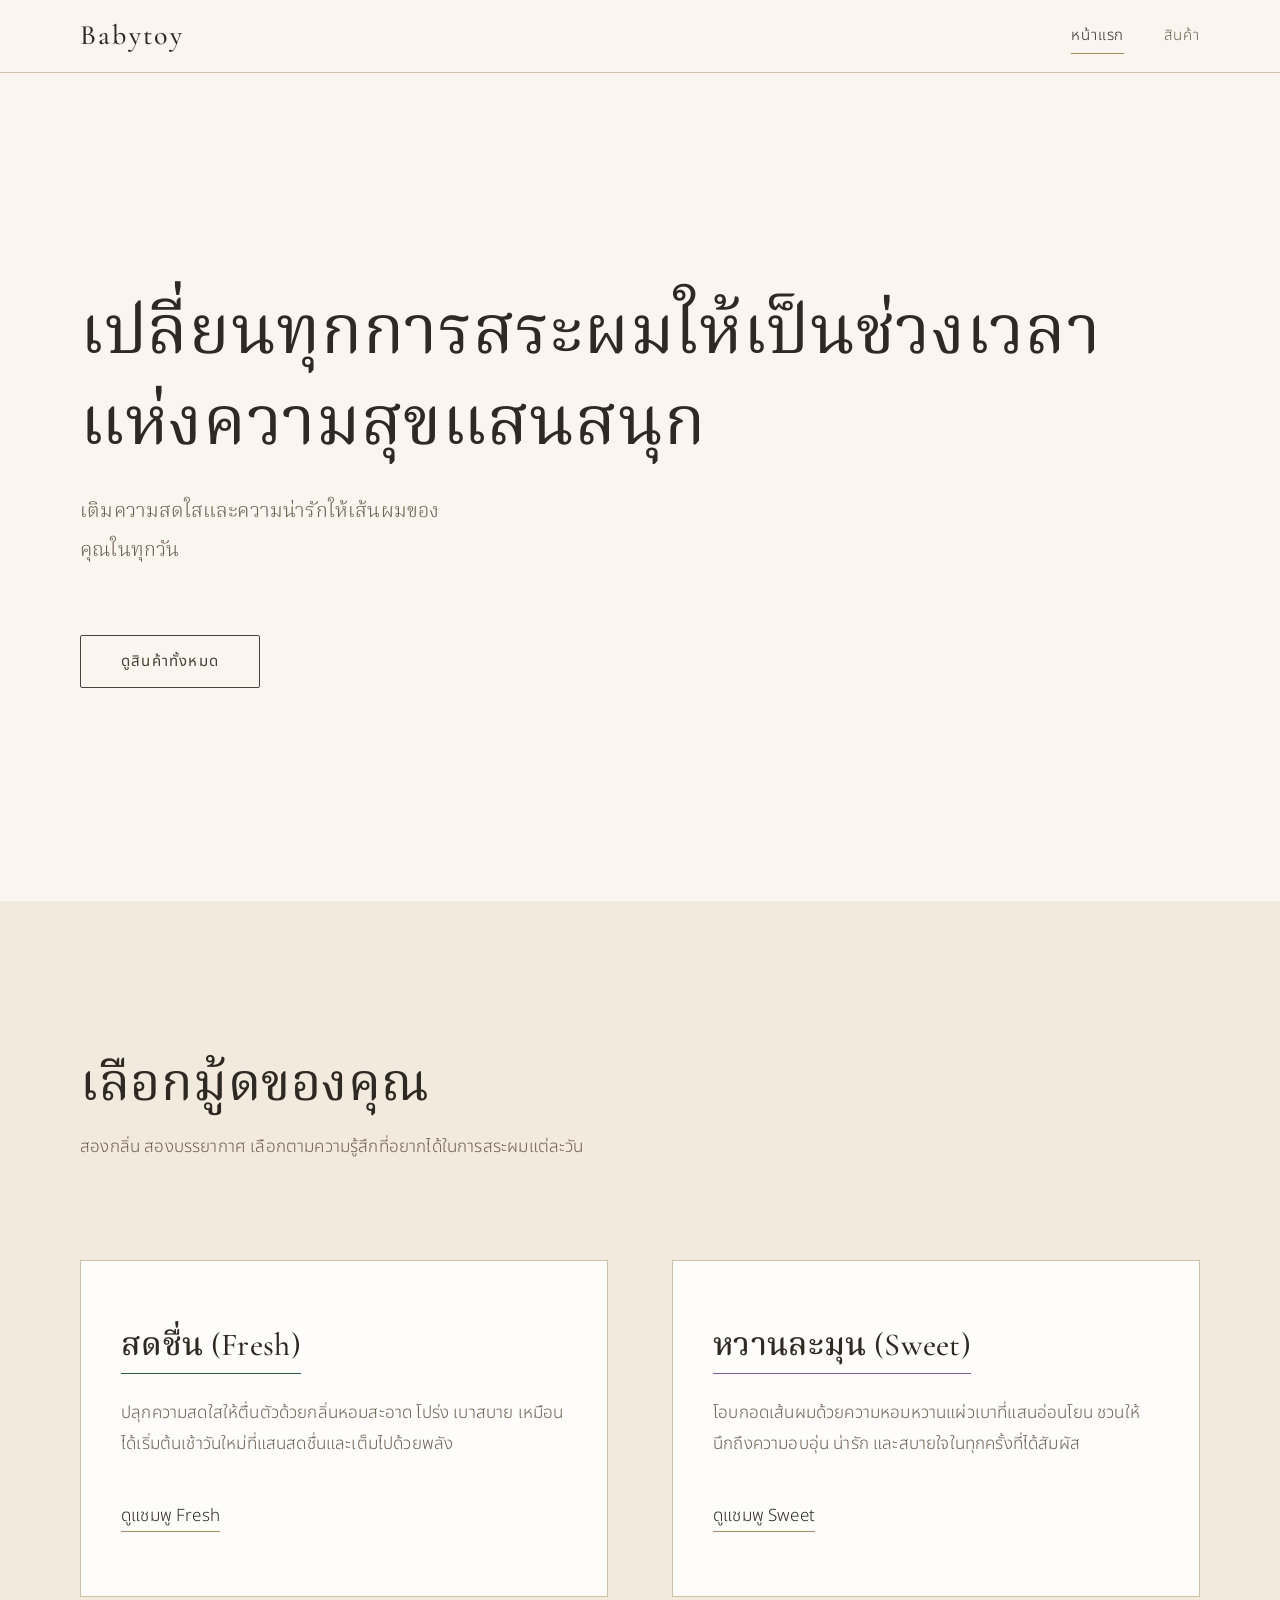
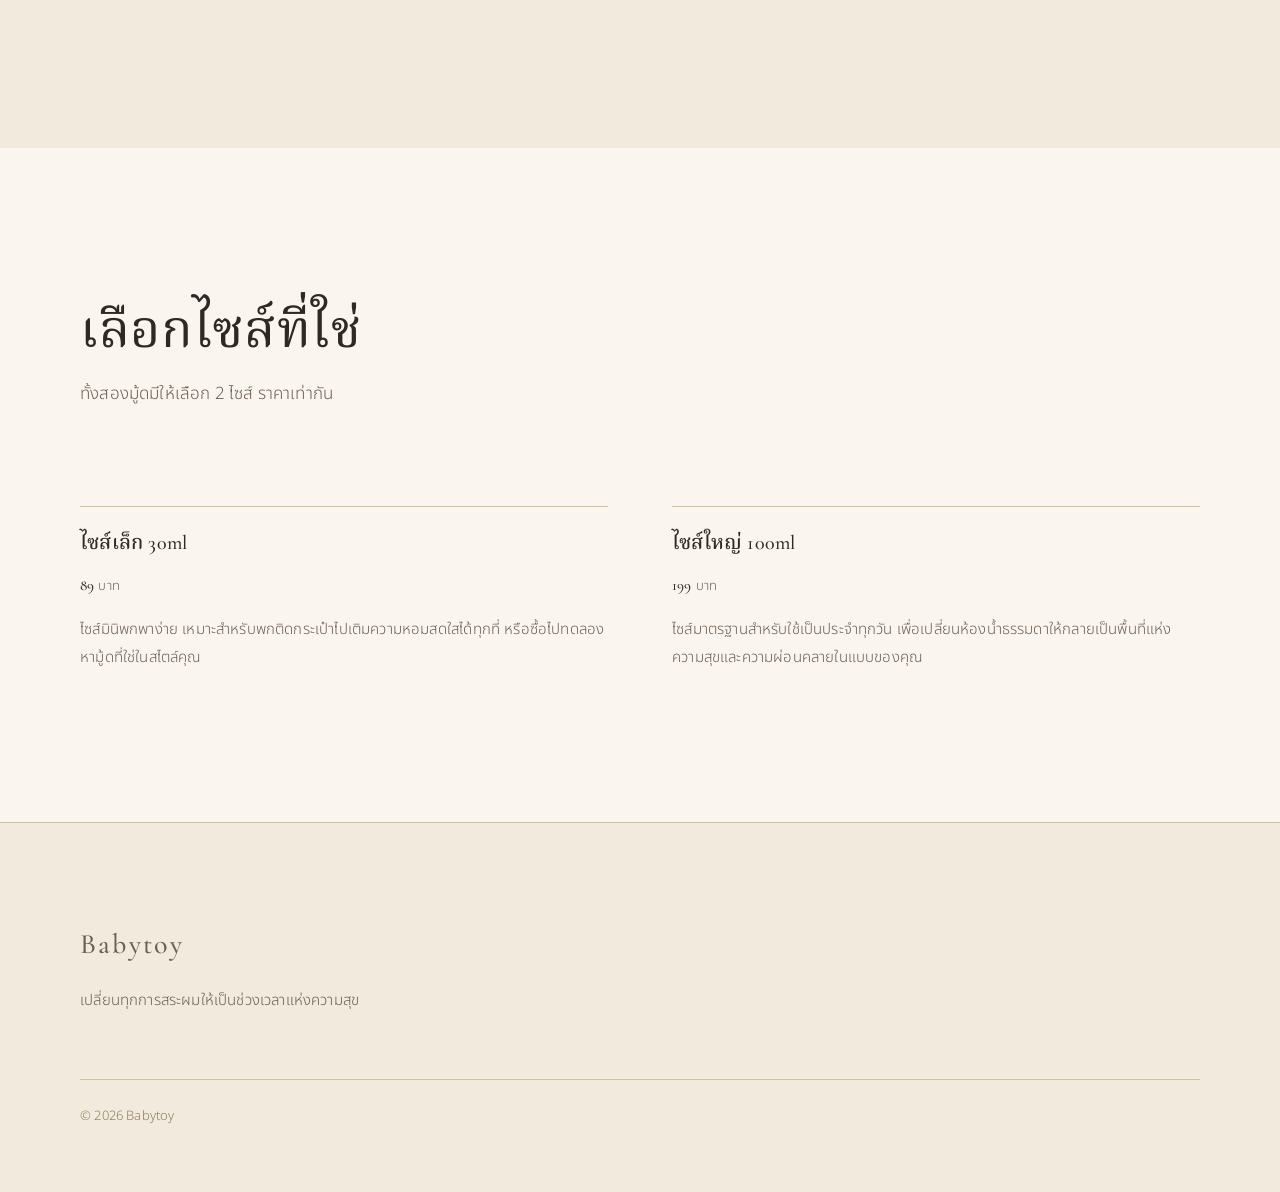
<file: index.html>
<!DOCTYPE html>
<html lang="th">
<head>
  <meta charset="UTF-8">
  <meta name="viewport" content="width=device-width, initial-scale=1">
  <title>Babytoy | แชมพูกลิ่นสดชื่นและหวานละมุน</title>
  <meta name="description" content="Babytoy แชมพูที่เปลี่ยนทุกการสระผมให้เป็นช่วงเวลาแห่งความสุข เลือกได้ 2 มู้ด สดชื่น (Fresh) และหวานละมุน (Sweet)">
  <link rel="stylesheet" href="style.css">
</head>
<body>

  <header class="site-header">
    <div class="container">
      <a class="brand" href="index.html">Babytoy</a>
      <nav class="nav" aria-label="เมนูหลัก">
        <a href="index.html" aria-current="page">หน้าแรก</a>
        <a href="product.html">สินค้า</a>
      </nav>
    </div>
  </header>

  <main>

    <!-- Hero -->
    <section class="hero hero--full">
      <div class="container">
        <h1>เปลี่ยนทุกการสระผมให้เป็นช่วงเวลาแห่งความสุขแสนสนุก</h1>
        <p class="lead">เติมความสดใสและความน่ารักให้เส้นผมของคุณในทุกวัน</p>
        <div class="hero__actions">
          <a class="btn" href="product.html">ดูสินค้าทั้งหมด</a>
        </div>
      </div>
    </section>

    <!-- Mood -->
    <section class="section section--cream" id="mood">
      <div class="container">
        <div class="section-head">
          <h2>เลือกมู้ดของคุณ</h2>
          <p>สองกลิ่น สองบรรยากาศ เลือกตามความรู้สึกที่อยากได้ในการสระผมแต่ละวัน</p>
        </div>

        <div class="grid grid--2">
          <a class="mood-card" href="product.html?mood=fresh" data-mood="fresh">
            <h3 class="mood-heading">สดชื่น (Fresh)</h3>
            <p>ปลุกความสดใสให้ตื่นตัวด้วยกลิ่นหอมสะอาด โปร่ง เบาสบาย เหมือนได้เริ่มต้นเช้าวันใหม่ที่แสนสดชื่นและเต็มไปด้วยพลัง</p>
            <span class="link">ดูแชมพู Fresh</span>
          </a>

          <a class="mood-card" href="product.html?mood=sweet" data-mood="sweet">
            <h3 class="mood-heading">หวานละมุน (Sweet)</h3>
            <p>โอบกอดเส้นผมด้วยความหอมหวานแผ่วเบาที่แสนอ่อนโยน ชวนให้นึกถึงความอบอุ่น น่ารัก และสบายใจในทุกครั้งที่ได้สัมผัส</p>
            <span class="link">ดูแชมพู Sweet</span>
          </a>
        </div>
      </div>
    </section>

    <!-- Sizes -->
    <section class="section" id="sizes">
      <div class="container">
        <div class="section-head">
          <h2>เลือกไซส์ที่ใช่</h2>
          <p>ทั้งสองมู้ดมีให้เลือก 2 ไซส์ ราคาเท่ากัน</p>
        </div>

        <div class="grid grid--2">
          <div class="feature">
            <h3>ไซส์เล็ก 30ml</h3>
            <p class="price">89<small>บาท</small></p>
            <p>ไซส์มินิพกพาง่าย เหมาะสำหรับพกติดกระเป๋าไปเติมความหอมสดใสได้ทุกที่ หรือซื้อไปทดลองหามู้ดที่ใช่ในสไตล์คุณ</p>
          </div>

          <div class="feature">
            <h3>ไซส์ใหญ่ 100ml</h3>
            <p class="price">199<small>บาท</small></p>
            <p>ไซส์มาตรฐานสำหรับใช้เป็นประจำทุกวัน เพื่อเปลี่ยนห้องน้ำธรรมดาให้กลายเป็นพื้นที่แห่งความสุขและความผ่อนคลายในแบบของคุณ</p>
          </div>
        </div>
      </div>
    </section>

  </main>

  <footer class="site-footer">
    <div class="container">
      <a class="brand" href="index.html">Babytoy</a>
      <p>เปลี่ยนทุกการสระผมให้เป็นช่วงเวลาแห่งความสุข</p>
      <div class="site-footer__bottom">&copy; 2026 Babytoy</div>
    </div>
  </footer>

  <script src="script.js"></script>
</body>
</html>
</file>
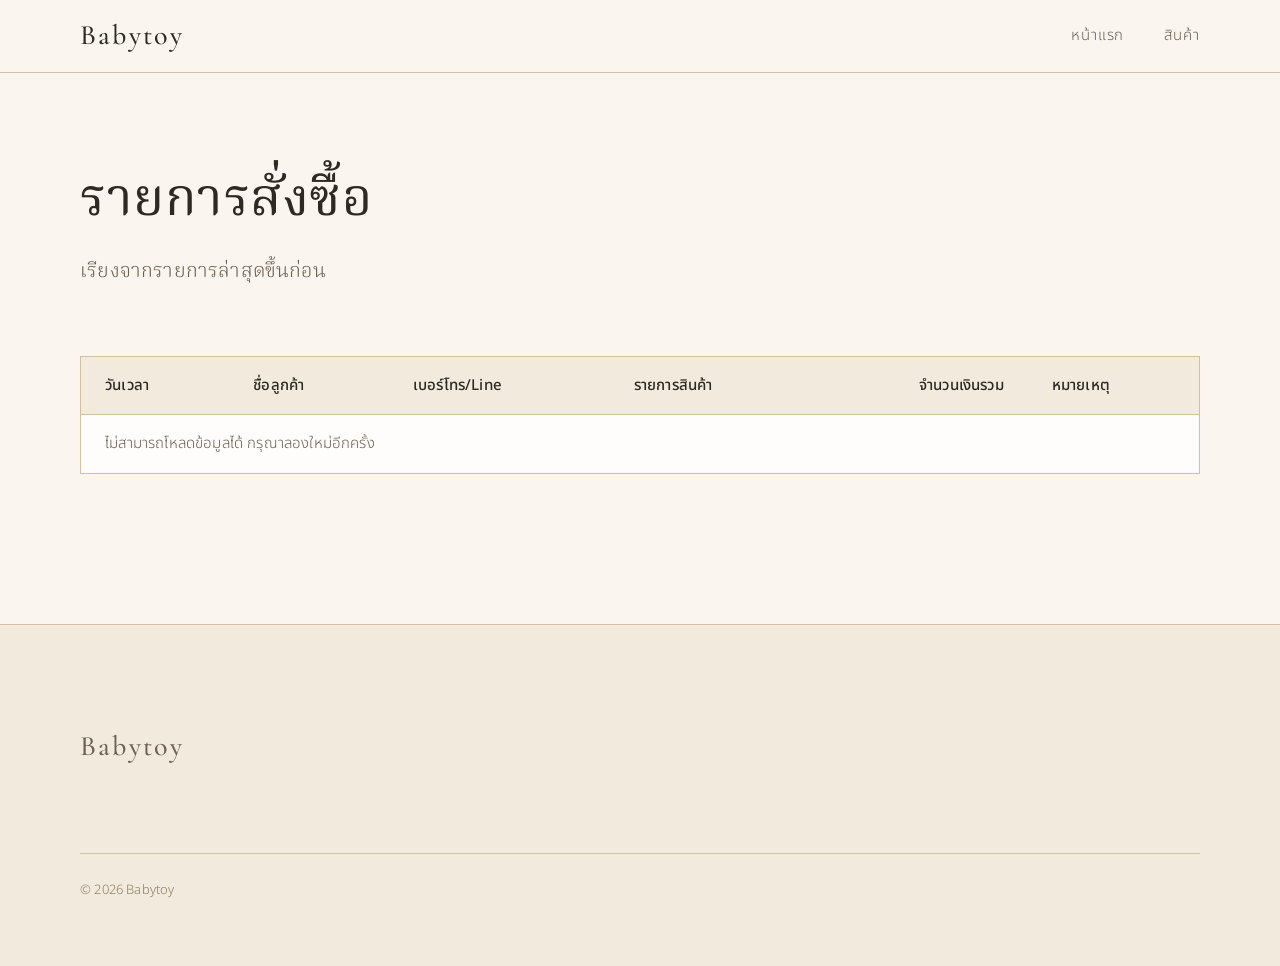
<file: admin.html>
<!DOCTYPE html>
<html lang="th">
<head>
  <meta charset="UTF-8">
  <meta name="viewport" content="width=device-width, initial-scale=1">
  <title>รายการสั่งซื้อ | Babytoy Admin</title>
  <meta name="robots" content="noindex, nofollow">
  <link rel="stylesheet" href="style.css">
</head>
<body>

  <header class="site-header">
    <div class="container">
      <a class="brand" href="index.html">Babytoy</a>
      <nav class="nav" aria-label="เมนูหลัก">
        <a href="index.html">หน้าแรก</a>
        <a href="product.html">สินค้า</a>
      </nav>
    </div>
  </header>

  <main>
    <section class="page-head">
      <div class="container">
        <h1>รายการสั่งซื้อ</h1>
        <p class="lead">เรียงจากรายการล่าสุดขึ้นก่อน</p>
      </div>
    </section>

    <section class="page-body">
      <div class="container">
        <div class="table-wrap">
          <table id="ordersTable" class="table">
            <thead>
              <tr>
                <th scope="col">วันเวลา</th>
                <th scope="col">ชื่อลูกค้า</th>
                <th scope="col">เบอร์โทร/Line</th>
                <th scope="col">รายการสินค้า</th>
                <th scope="col">จำนวนเงินรวม</th>
                <th scope="col">หมายเหตุ</th>
              </tr>
            </thead>
            <tbody></tbody>
          </table>
        </div>
      </div>
    </section>
  </main>

  <footer class="site-footer">
    <div class="container">
      <a class="brand" href="index.html">Babytoy</a>
      <div class="site-footer__bottom">&copy; 2026 Babytoy</div>
    </div>
  </footer>

  <script src="script.js"></script>
</body>
</html>
</file>
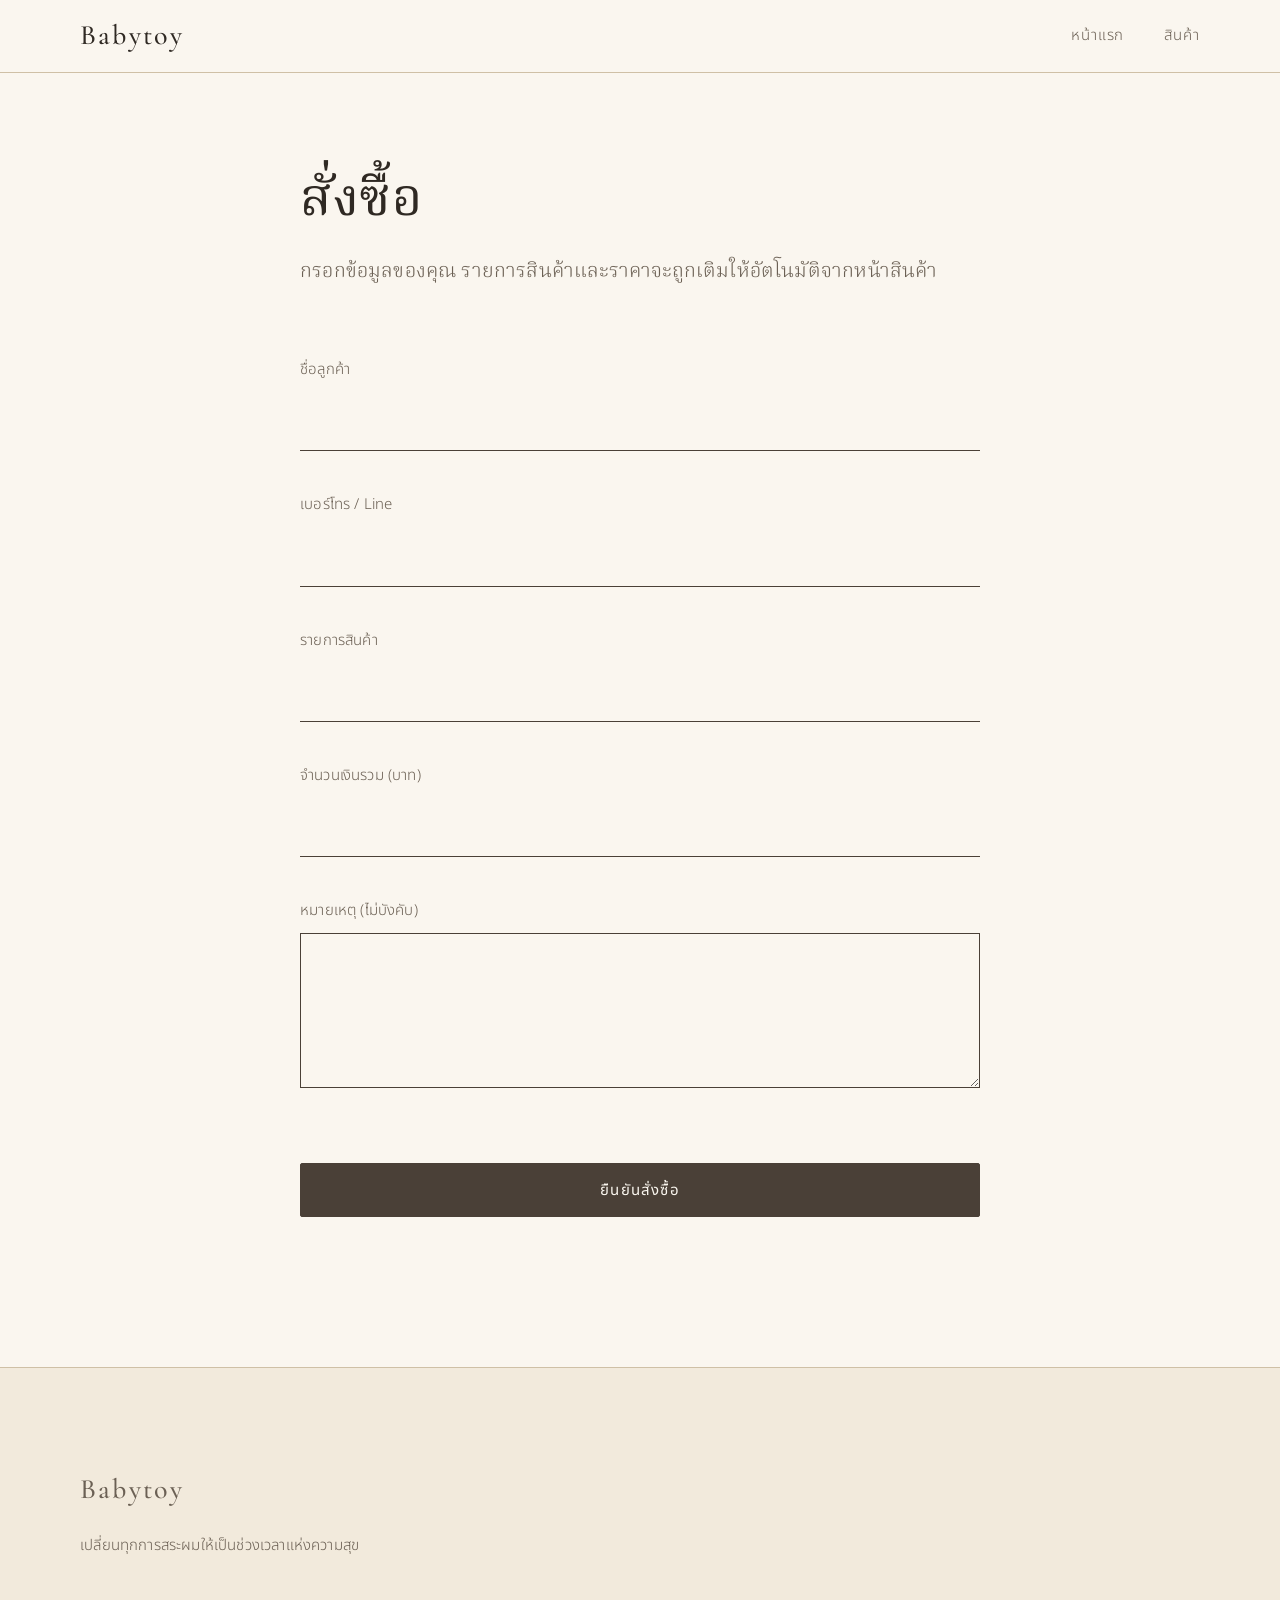
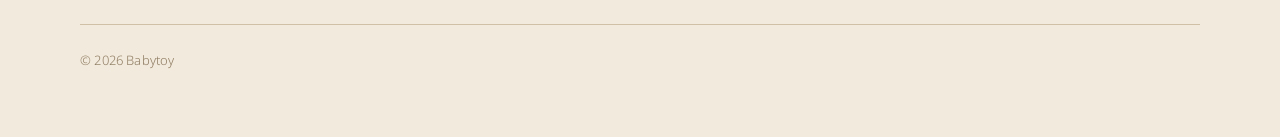
<file: order.html>
<!DOCTYPE html>
<html lang="th">
<head>
  <meta charset="UTF-8">
  <meta name="viewport" content="width=device-width, initial-scale=1">
  <title>สั่งซื้อ | Babytoy</title>
  <meta name="description" content="กรอกข้อมูลเพื่อสั่งซื้อแชมพู Babytoy">
  <link rel="stylesheet" href="style.css">
</head>
<body>

  <header class="site-header">
    <div class="container">
      <a class="brand" href="index.html">Babytoy</a>
      <nav class="nav" aria-label="เมนูหลัก">
        <a href="index.html">หน้าแรก</a>
        <a href="product.html">สินค้า</a>
      </nav>
    </div>
  </header>

  <main>
    <section class="page-head">
      <div class="container container--narrow">
        <h1>สั่งซื้อ</h1>
        <p class="lead">กรอกข้อมูลของคุณ รายการสินค้าและราคาจะถูกเติมให้อัตโนมัติจากหน้าสินค้า</p>
      </div>
    </section>

    <section class="page-body">
      <div class="container container--narrow">
        <form id="orderForm" class="order-form">

          <div class="field">
            <label for="customerName">ชื่อลูกค้า</label>
            <input class="input" type="text" id="customerName" name="customerName" autocomplete="name" required>
          </div>

          <div class="field">
            <label for="contact">เบอร์โทร / Line</label>
            <input class="input" type="text" id="contact" name="contact" autocomplete="tel" required>
          </div>

          <div class="field">
            <label for="items">รายการสินค้า</label>
            <input class="input" type="text" id="items" name="items" required>
          </div>

          <div class="field">
            <label for="total">จำนวนเงินรวม (บาท)</label>
            <input class="input" type="text" id="total" name="total" inputmode="decimal" required>
          </div>

          <div class="field">
            <label for="note">หมายเหตุ (ไม่บังคับ)</label>
            <textarea class="textarea" id="note" name="note" rows="4"></textarea>
          </div>

          <button class="btn btn--solid btn--block" type="submit">ยืนยันสั่งซื้อ</button>

        </form>
      </div>
    </section>
  </main>

  <footer class="site-footer">
    <div class="container">
      <a class="brand" href="index.html">Babytoy</a>
      <p>เปลี่ยนทุกการสระผมให้เป็นช่วงเวลาแห่งความสุข</p>
      <div class="site-footer__bottom">&copy; 2026 Babytoy</div>
    </div>
  </footer>

  <script src="script.js"></script>
</body>
</html>
</file>
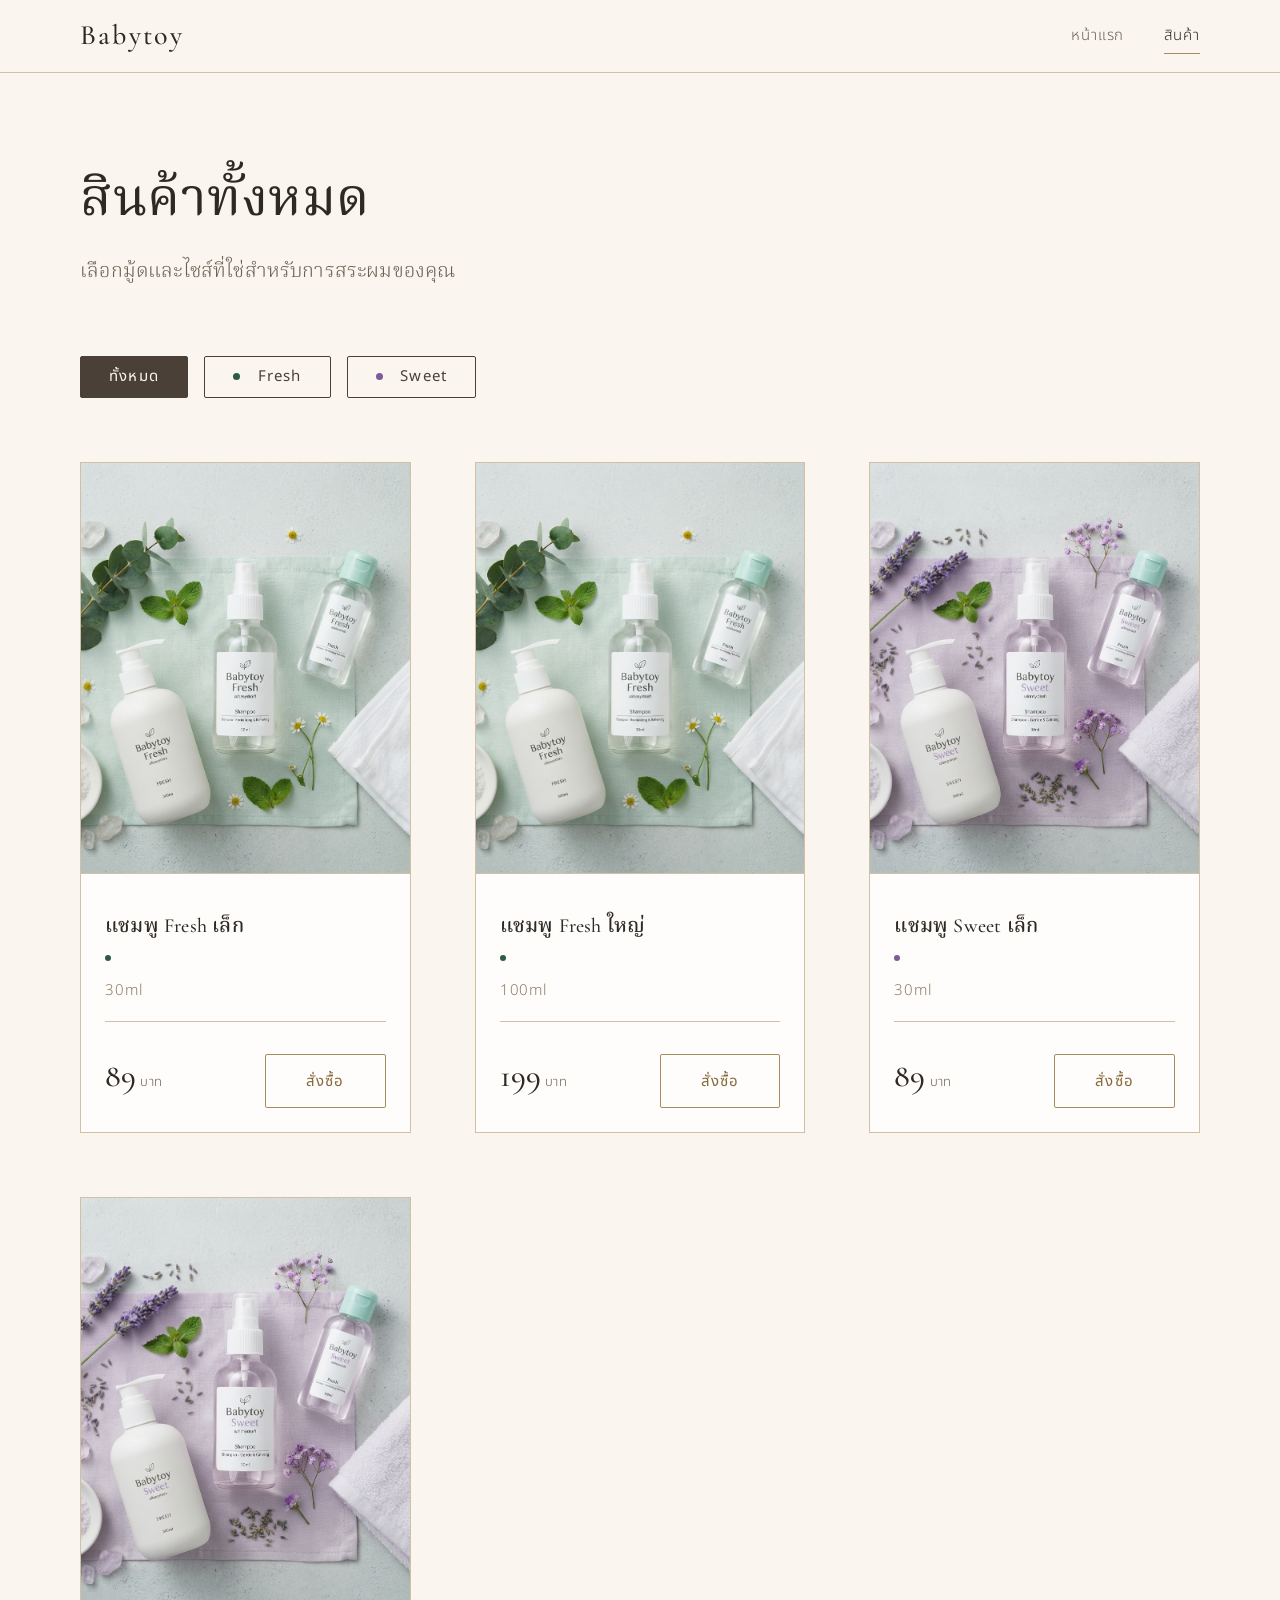
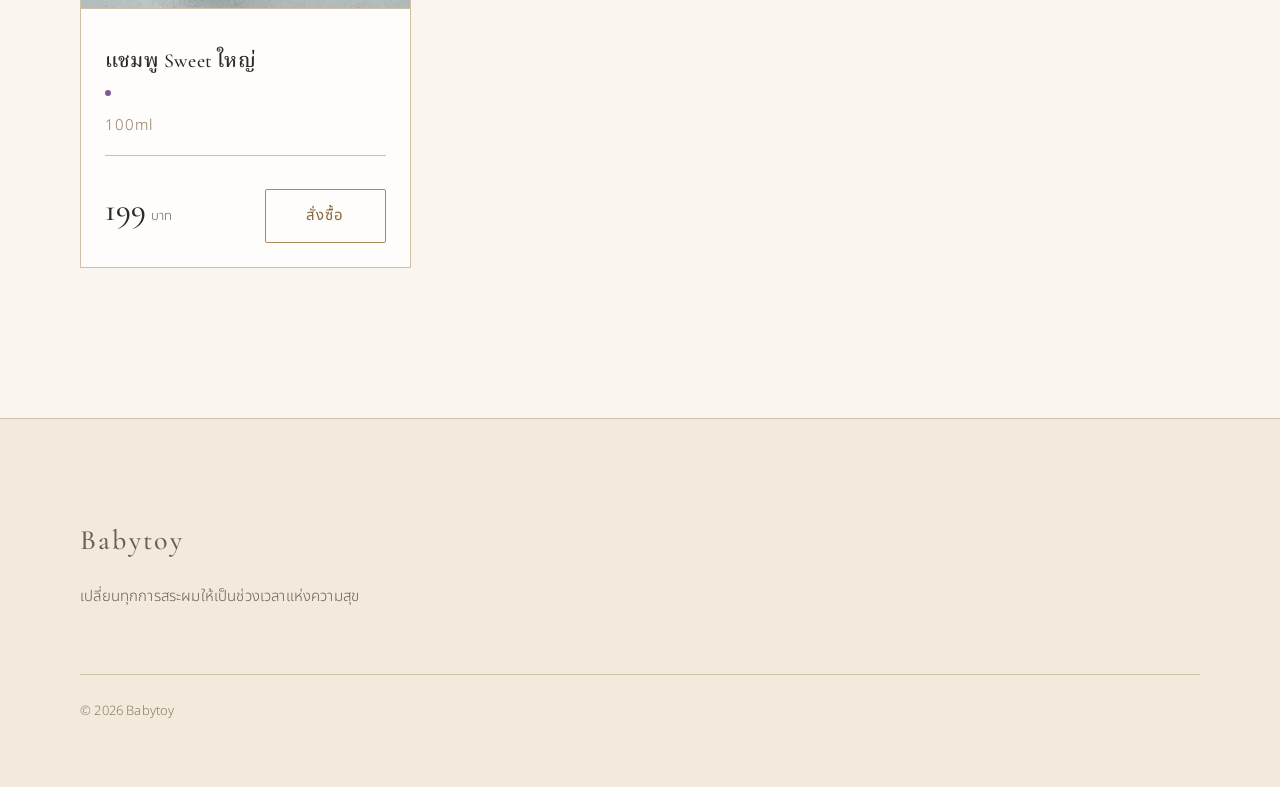
<file: product.html>
<!DOCTYPE html>
<html lang="th">
<head>
  <meta charset="UTF-8">
  <meta name="viewport" content="width=device-width, initial-scale=1">
  <title>สินค้าทั้งหมด | Babytoy</title>
  <meta name="description" content="แชมพู Babytoy มู้ดสดชื่น (Fresh) และหวานละมุน (Sweet) ไซส์เล็ก 30ml และไซส์ใหญ่ 100ml">
  <link rel="stylesheet" href="style.css">
</head>
<body>

  <header class="site-header">
    <div class="container">
      <a class="brand" href="index.html">Babytoy</a>
      <nav class="nav" aria-label="เมนูหลัก">
        <a href="index.html">หน้าแรก</a>
        <a href="product.html" aria-current="page">สินค้า</a>
      </nav>
    </div>
  </header>

  <main>
    <section class="page-head">
      <div class="container">
        <h1>สินค้าทั้งหมด</h1>
        <p class="lead">เลือกมู้ดและไซส์ที่ใช่สำหรับการสระผมของคุณ</p>
      </div>
    </section>

    <section class="page-body">
      <div class="container">
        <div id="filter-bar" class="filter-bar"></div>
        <div id="product-list" class="products"></div>
      </div>
    </section>
  </main>

  <footer class="site-footer">
    <div class="container">
      <a class="brand" href="index.html">Babytoy</a>
      <p>เปลี่ยนทุกการสระผมให้เป็นช่วงเวลาแห่งความสุข</p>
      <div class="site-footer__bottom">&copy; 2026 Babytoy</div>
    </div>
  </footer>

  <script src="script.js"></script>
</body>
</html>
</file>
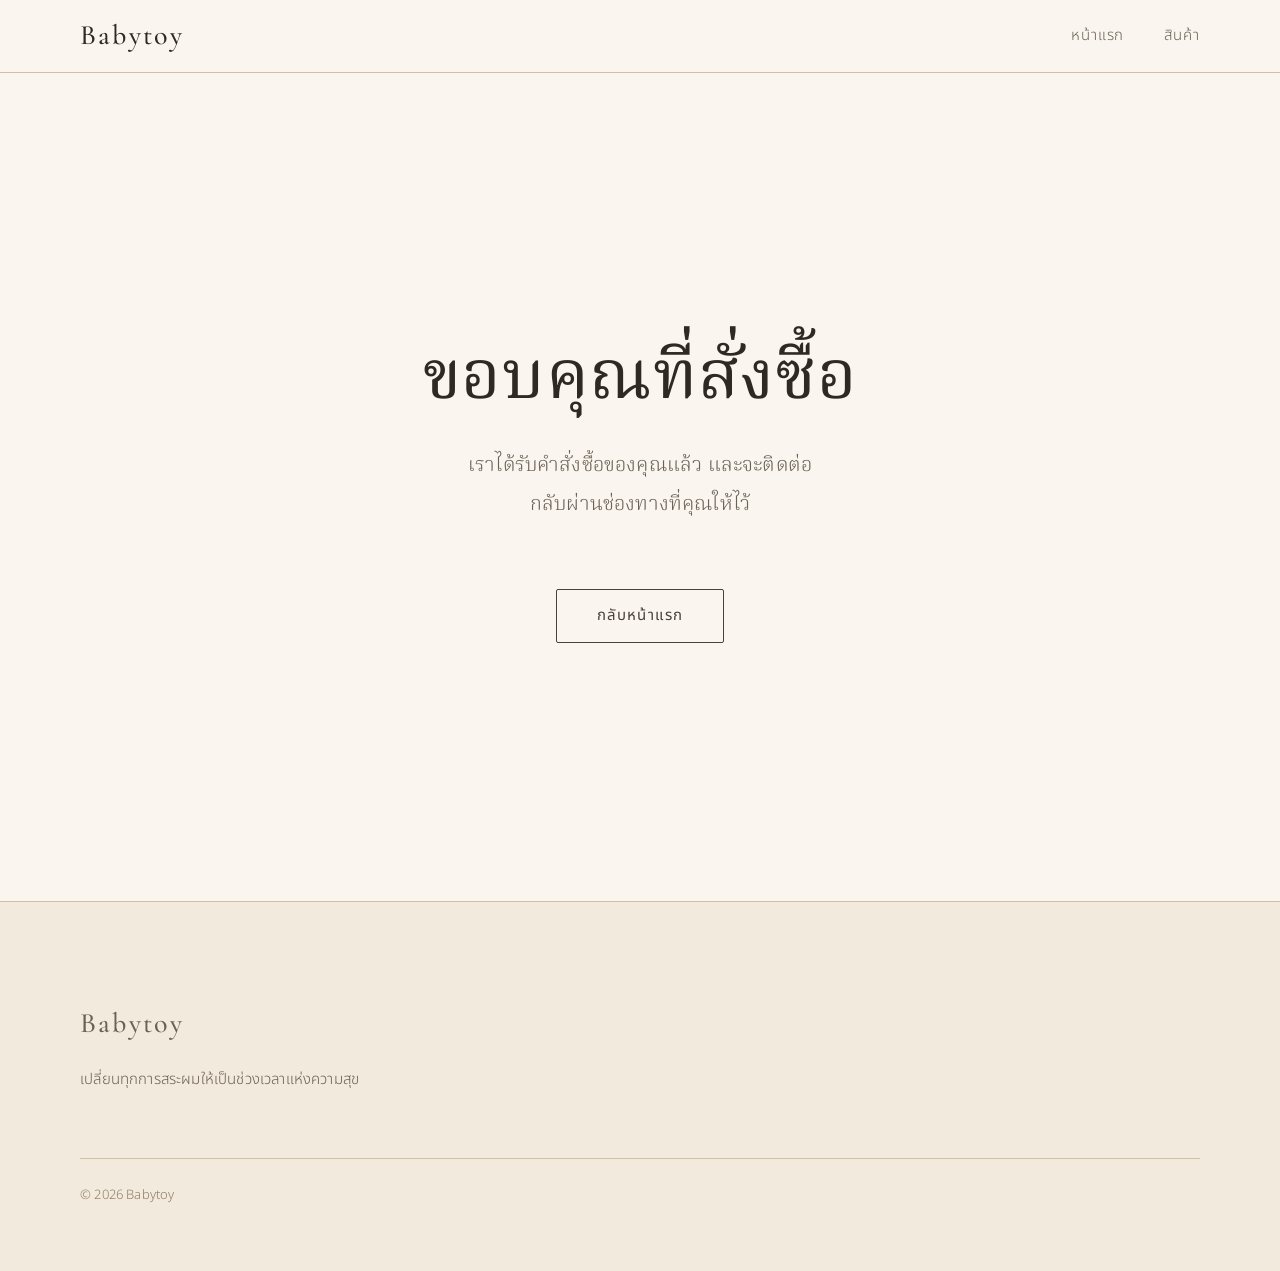
<file: thankyou.html>
<!DOCTYPE html>
<html lang="th">
<head>
  <meta charset="UTF-8">
  <meta name="viewport" content="width=device-width, initial-scale=1">
  <title>ขอบคุณที่สั่งซื้อ | Babytoy</title>
  <meta name="robots" content="noindex">
  <link rel="stylesheet" href="style.css">
</head>
<body>

  <header class="site-header">
    <div class="container">
      <a class="brand" href="index.html">Babytoy</a>
      <nav class="nav" aria-label="เมนูหลัก">
        <a href="index.html">หน้าแรก</a>
        <a href="product.html">สินค้า</a>
      </nav>
    </div>
  </header>

  <main>
    <section class="hero hero--full text-center">
      <div class="container">
        <h1>ขอบคุณที่สั่งซื้อ</h1>
        <p class="lead">เราได้รับคำสั่งซื้อของคุณแล้ว และจะติดต่อกลับผ่านช่องทางที่คุณให้ไว้</p>
        <div class="hero__actions">
          <a class="btn" href="index.html">กลับหน้าแรก</a>
        </div>
      </div>
    </section>
  </main>

  <footer class="site-footer">
    <div class="container">
      <a class="brand" href="index.html">Babytoy</a>
      <p>เปลี่ยนทุกการสระผมให้เป็นช่วงเวลาแห่งความสุข</p>
      <div class="site-footer__bottom">&copy; 2026 Babytoy</div>
    </div>
  </footer>

  <script src="script.js"></script>
</body>
</html>
</file>
<file: style.css>
/* ==========================================================================
   Babytoy — Premium Minimal Theme
   โทน: ขาว-ครีม-เบจเข้ม / accent: ทองบรอนซ์อ่อน
   ========================================================================== */

@import url("https://fonts.googleapis.com/css2?family=Cormorant+Garamond:ital,wght@0,400;0,500;0,600;1,400&family=Noto+Serif+Thai:wght@300;400;500;600&family=Noto+Sans+Thai:wght@300;400;500&display=swap");

/* --------------------------------------------------------------------------
   1. Design tokens
   -------------------------------------------------------------------------- */
:root {
  /* พื้นหลัง */
  --color-white: #fefdfb;
  --color-ivory: #faf6ef;
  --color-cream: #f2eadc;
  --color-beige: #d9c9ae;

  /* ตัวอักษร / เส้น */
  --color-ink: #2f2923;          /* น้ำตาลเข้ม ไม่ใช่ดำสนิท */
  --color-ink-soft: #6b6054;
  --color-beige-deep: #8f7c63;   /* เบจเข้ม */
  --color-line: #cfc0a6;         /* เส้นบาง */
  --color-line-strong: #4a4037;  /* เส้นเข้มนุ่ม สำหรับปุ่ม */

  /* accent: ทอง/บรอนซ์อ่อน */
  --color-accent: #a78b5c;
  --color-accent-deep: #86693b;
  --color-accent-soft: #e6d8bb;

  /* mood — ใช้แตะเบาๆ เท่านั้น */
  --mood-fresh: #2f5a43;         /* เขียวเข้ม */
  --mood-sweet: #7d5a99;         /* ม่วงกลาง */

  /* ฟอนต์ */
  --font-serif: "Cormorant Garamond", "Noto Serif Thai", "Times New Roman", serif;
  --font-serif-th: "Noto Serif Thai", "Cormorant Garamond", "Times New Roman", serif;
  --font-sans: "Noto Sans Thai", "Helvetica Neue", Arial, sans-serif;

  /* สเกลตัวอักษร */
  --text-xs: 0.8125rem;
  --text-sm: 0.9375rem;
  --text-base: 1.0625rem;
  --text-lg: 1.25rem;
  --text-xl: clamp(1.5rem, 1.2rem + 1.2vw, 2rem);
  --text-2xl: clamp(2rem, 1.4rem + 2.4vw, 3.25rem);
  --text-3xl: clamp(2.6rem, 1.6rem + 4vw, 5rem);

  /* spacing — เผื่อที่ว่างเยอะ */
  --space-1: 0.5rem;
  --space-2: 1rem;
  --space-3: 1.5rem;
  --space-4: 2.5rem;
  --space-5: 4rem;
  --space-6: 6rem;
  --space-7: 9rem;
  --section-gap: clamp(5rem, 3rem + 8vw, 10rem);

  /* layout */
  --container: 1120px;
  --container-narrow: 680px;
  --gutter: clamp(1.5rem, 1rem + 3vw, 3rem);

  /* เส้น / มุม */
  --hairline: 1px;
  --radius: 2px;

  --ease: cubic-bezier(0.25, 0.1, 0.25, 1);
}

/* --------------------------------------------------------------------------
   2. Reset & base
   -------------------------------------------------------------------------- */
*,
*::before,
*::after {
  box-sizing: border-box;
}

html {
  -webkit-text-size-adjust: 100%;
  scroll-behavior: smooth;
}

body {
  margin: 0;
  background: var(--color-ivory);
  color: var(--color-ink);
  font-family: var(--font-sans);
  font-size: var(--text-base);
  font-weight: 300;
  line-height: 1.85;
  letter-spacing: 0.01em;
  -webkit-font-smoothing: antialiased;
  text-rendering: optimizeLegibility;
}

img,
picture {
  display: block;
  max-width: 100%;
  height: auto;
}

a {
  color: inherit;
  text-decoration: none;
}

ul,
ol {
  margin: 0;
  padding: 0;
  list-style: none;
}

::selection {
  background: var(--color-accent-soft);
  color: var(--color-ink);
}

:focus-visible {
  outline: 1px solid var(--color-accent-deep);
  outline-offset: 4px;
}

/* --------------------------------------------------------------------------
   3. Typography
   -------------------------------------------------------------------------- */
h1,
h2,
h3,
h4 {
  margin: 0 0 var(--space-3);
  font-family: var(--font-serif);
  font-weight: 500;
  line-height: 1.25;
  letter-spacing: 0.01em;
  color: var(--color-ink);
}

/* ภาษาไทยในหัวข้อใช้ serif ไทยให้ต่อเนื่อง */
:lang(th) h1,
:lang(th) h2,
:lang(th) h3,
:lang(th) h4 {
  font-family: var(--font-serif);
}

h1 { font-size: var(--text-3xl); font-weight: 400; line-height: 1.15; }
h2 { font-size: var(--text-2xl); font-weight: 400; }
h3 { font-size: var(--text-xl); }
h4 { font-size: var(--text-lg); }

p {
  margin: 0 0 var(--space-3);
  max-width: 62ch;
  color: var(--color-ink-soft);
}

.lead {
  font-family: var(--font-serif-th);
  font-size: var(--text-lg);
  font-weight: 300;
  line-height: 1.95;
  color: var(--color-ink-soft);
}

.text-center { text-align: center; }
.text-center p { margin-inline: auto; }

.muted { color: var(--color-ink-soft); }
.small { font-size: var(--text-sm); }

/* --------------------------------------------------------------------------
   4. Layout
   -------------------------------------------------------------------------- */
.container {
  width: 100%;
  max-width: calc(var(--container) + var(--gutter) * 2);
  margin-inline: auto;
  padding-inline: var(--gutter);
}

.container--narrow {
  max-width: calc(var(--container-narrow) + var(--gutter) * 2);
}

.section {
  padding-block: var(--section-gap);
}

.section--cream {
  background: var(--color-cream);
}

.section--white {
  background: var(--color-white);
}

.section-head {
  margin-bottom: var(--space-6);
}

.section-head h2 {
  margin-bottom: var(--space-2);
}

/* เส้นแบ่งบางๆ สีทอง */
.divider {
  width: 3rem;
  height: var(--hairline);
  margin: var(--space-4) 0;
  border: 0;
  background: var(--color-accent);
}

.text-center .divider,
.divider--center {
  margin-inline: auto;
}

.rule {
  border: 0;
  border-top: var(--hairline) solid var(--color-line);
  margin: 0;
}

/* grid / split */
.grid {
  display: grid;
  gap: var(--space-5);
}

.grid--2 { grid-template-columns: repeat(2, minmax(0, 1fr)); }
.grid--3 { grid-template-columns: repeat(3, minmax(0, 1fr)); }
.grid--4 { grid-template-columns: repeat(4, minmax(0, 1fr)); }

.split {
  display: grid;
  grid-template-columns: 1fr 1fr;
  gap: var(--space-6);
  align-items: center;
}

/* --------------------------------------------------------------------------
   5. Header / Navigation
   -------------------------------------------------------------------------- */
.site-header {
  position: sticky;
  top: 0;
  z-index: 50;
  background: rgba(250, 246, 239, 0.92);
  backdrop-filter: blur(8px);
  -webkit-backdrop-filter: blur(8px);
  border-bottom: var(--hairline) solid var(--color-line);
}

.site-header .container {
  display: flex;
  align-items: center;
  justify-content: space-between;
  gap: var(--space-4);
  min-height: 4.5rem;
}

.brand {
  font-family: var(--font-serif);
  font-size: 1.75rem;
  font-weight: 500;
  letter-spacing: 0.08em;
  color: var(--color-ink);
}

.nav {
  display: flex;
  align-items: center;
  gap: var(--space-4);
}

.nav a {
  position: relative;
  padding-block: 0.25rem;
  font-size: var(--text-sm);
  letter-spacing: 0.06em;
  color: var(--color-ink-soft);
  transition: color 0.25s var(--ease);
}

.nav a::after {
  content: "";
  position: absolute;
  left: 0;
  bottom: 0;
  width: 100%;
  height: var(--hairline);
  background: var(--color-accent);
  transform: scaleX(0);
  transform-origin: left;
  transition: transform 0.3s var(--ease);
}

.nav a:hover,
.nav a[aria-current="page"] {
  color: var(--color-ink);
}

.nav a:hover::after,
.nav a[aria-current="page"]::after {
  transform: scaleX(1);
}

/* --------------------------------------------------------------------------
   6. Buttons — เส้นบาง สีเข้มนุ่มตา
   -------------------------------------------------------------------------- */
.btn {
  display: inline-flex;
  align-items: center;
  justify-content: center;
  gap: var(--space-1);
  padding: 0.95rem 2.5rem;
  border: var(--hairline) solid var(--color-line-strong);
  border-radius: var(--radius);
  background: transparent;
  color: var(--color-line-strong);
  font-family: var(--font-sans);
  font-size: var(--text-sm);
  font-weight: 400;
  letter-spacing: 0.08em;
  line-height: 1.4;
  cursor: pointer;
  transition: background-color 0.3s var(--ease), color 0.3s var(--ease),
    border-color 0.3s var(--ease);
}

.btn:hover {
  background: var(--color-line-strong);
  color: var(--color-ivory);
}

/* ปุ่มหลัก: พื้นเข้มนุ่ม ขอบบาง */
.btn--solid {
  background: var(--color-line-strong);
  color: var(--color-ivory);
}

.btn--solid:hover {
  background: var(--color-accent-deep);
  border-color: var(--color-accent-deep);
}

/* ปุ่มรอง: ขอบทองบาง */
.btn--accent {
  border-color: var(--color-accent);
  color: var(--color-accent-deep);
}

.btn--accent:hover {
  background: var(--color-accent);
  border-color: var(--color-accent);
  color: var(--color-white);
}

.btn--block {
  display: flex;
  width: 100%;
}

.btn:disabled,
.btn[aria-disabled="true"] {
  opacity: 0.45;
  cursor: not-allowed;
  pointer-events: none;
}

/* ลิงก์ข้อความ ขีดเส้นใต้บาง */
.link {
  padding-bottom: 2px;
  border-bottom: var(--hairline) solid var(--color-accent);
  color: var(--color-ink);
  transition: color 0.25s var(--ease), border-color 0.25s var(--ease);
}

.link:hover {
  color: var(--color-accent-deep);
  border-color: var(--color-accent-deep);
}

/* --------------------------------------------------------------------------
   7. Hero
   -------------------------------------------------------------------------- */
.hero {
  padding-block: clamp(5rem, 3rem + 9vw, 11rem);
}

.hero .container {
  display: grid;
  grid-template-columns: minmax(0, 1.05fr) minmax(0, 0.95fr);
  gap: var(--space-6);
  align-items: center;
}

.hero h1 {
  margin-bottom: var(--space-3);
}

.hero p {
  margin-bottom: var(--space-4);
}

.hero__media {
  border: var(--hairline) solid var(--color-line);
  padding: var(--space-2);
  background: var(--color-white);
}

.hero__actions {
  display: flex;
  flex-wrap: wrap;
  align-items: center;
  gap: var(--space-4);
}

/* --------------------------------------------------------------------------
   8. Product card
   การ์ดพื้นขาว/โปร่ง ขอบบาง — สี mood เป็นแค่จุดเล็กๆ ใต้หัวข้อ
   -------------------------------------------------------------------------- */
.products {
  display: grid;
  grid-template-columns: repeat(auto-fit, minmax(240px, 1fr));
  gap: var(--space-5);
}

.product-card {
  --mood-color: var(--color-accent);   /* ค่าเริ่มต้นถ้าไม่มี mood */

  display: flex;
  flex-direction: column;
  background: var(--color-white);
  border: var(--hairline) solid var(--color-line);
  transition: border-color 0.3s var(--ease);
}

.product-card:hover {
  border-color: var(--color-accent);
}

.product-card[data-mood="fresh"] { --mood-color: var(--mood-fresh); }
.product-card[data-mood="sweet"] { --mood-color: var(--mood-sweet); }

.product-card__media {
  aspect-ratio: 4 / 5;
  overflow: hidden;
  background: var(--color-cream);
  border-bottom: var(--hairline) solid var(--color-line);
}

.product-card__media img {
  width: 100%;
  height: 100%;
  object-fit: cover;
}

.product-card__body {
  display: flex;
  flex: 1;
  flex-direction: column;
  padding: var(--space-4) var(--space-3) var(--space-3);
}

.product-card__title {
  margin-bottom: var(--space-2);
  font-size: var(--text-lg);
}

/* จุดสี mood ใต้ชื่อสินค้า */
.product-card__title::after,
.mood-mark::after {
  content: "";
  display: block;
  width: 6px;
  height: 6px;
  margin-top: var(--space-2);
  border-radius: 50%;
  background: var(--mood-color, var(--color-accent));
}

.product-card__size {
  margin-bottom: var(--space-2);
  font-size: var(--text-sm);
  letter-spacing: 0.06em;
  color: var(--color-beige-deep);
}

.product-card__desc {
  flex: 1;
  margin-bottom: var(--space-3);
  font-size: var(--text-sm);
  line-height: 1.8;
}

.product-card__footer {
  display: flex;
  align-items: baseline;
  justify-content: space-between;
  gap: var(--space-2);
  padding-top: var(--space-3);
  border-top: var(--hairline) solid var(--color-line);
}

.price {
  font-family: var(--font-serif);
  font-size: var(--text-xl);
  font-weight: 500;
  color: var(--color-ink);
}

.price small {
  margin-left: 0.25rem;
  font-family: var(--font-sans);
  font-size: var(--text-xs);
  font-weight: 300;
  color: var(--color-ink-soft);
}

/* --------------------------------------------------------------------------
   9. Mood — ไอคอน / จุด / ชื่อกลุ่ม (ใช้ได้กับ element ใดก็ได้)
   -------------------------------------------------------------------------- */
[data-mood="fresh"] { --mood-color: var(--mood-fresh); }
[data-mood="sweet"] { --mood-color: var(--mood-sweet); }

.mood-dot {
  display: inline-block;
  width: 7px;
  height: 7px;
  margin-right: 0.6rem;
  border-radius: 50%;
  background: var(--mood-color, var(--color-accent));
  vertical-align: middle;
}

.mood-icon {
  color: var(--mood-color, var(--color-accent));
}

/* เส้นใต้หัวข้อของกลุ่ม mood */
.mood-heading {
  display: inline-block;
  padding-bottom: var(--space-1);
  border-bottom: var(--hairline) solid var(--mood-color, var(--color-accent));
}

/* --------------------------------------------------------------------------
   10. Feature / info blocks
   -------------------------------------------------------------------------- */
.feature {
  padding-top: var(--space-3);
  border-top: var(--hairline) solid var(--color-line);
}

.feature h3 {
  margin-bottom: var(--space-2);
  font-size: var(--text-lg);
}

.feature p {
  margin-bottom: 0;
  font-size: var(--text-sm);
}

.quote {
  margin: 0;
  padding-left: var(--space-4);
  border-left: var(--hairline) solid var(--color-accent);
  font-family: var(--font-serif-th);
  font-size: var(--text-lg);
  line-height: 2;
  color: var(--color-ink);
}

/* --------------------------------------------------------------------------
   11. Forms
   -------------------------------------------------------------------------- */
.field {
  margin-bottom: var(--space-3);
}

.field label {
  display: block;
  margin-bottom: var(--space-1);
  font-size: var(--text-sm);
  color: var(--color-ink-soft);
}

.input,
.select,
.textarea {
  width: 100%;
  padding: 0.85rem 0;
  border: 0;
  border-bottom: var(--hairline) solid var(--color-line-strong);
  border-radius: 0;
  background: transparent;
  color: var(--color-ink);
  font: inherit;
  font-weight: 300;
  transition: border-color 0.25s var(--ease);
}

.input:focus,
.select:focus,
.textarea:focus {
  outline: none;
  border-color: var(--color-accent-deep);
}

/* --------------------------------------------------------------------------
   12. Footer
   -------------------------------------------------------------------------- */
.site-footer {
  padding-block: var(--space-6) var(--space-5);
  background: var(--color-cream);
  border-top: var(--hairline) solid var(--color-line);
  font-size: var(--text-sm);
}

.site-footer .brand {
  display: inline-block;
  margin-bottom: var(--space-2);
}

.site-footer p {
  font-size: var(--text-sm);
}

.site-footer a {
  color: var(--color-ink-soft);
  transition: color 0.25s var(--ease);
}

.site-footer a:hover {
  color: var(--color-accent-deep);
}

.site-footer__bottom {
  margin-top: var(--space-5);
  padding-top: var(--space-3);
  border-top: var(--hairline) solid var(--color-line);
  font-size: var(--text-xs);
  color: var(--color-beige-deep);
}

/* --------------------------------------------------------------------------
   13. Responsive
   -------------------------------------------------------------------------- */
@media (max-width: 960px) {
  .grid--3,
  .grid--4 {
    grid-template-columns: repeat(2, minmax(0, 1fr));
  }

  .hero .container,
  .split {
    grid-template-columns: 1fr;
    gap: var(--space-5);
  }

  .hero__media {
    order: -1;
  }
}

@media (max-width: 640px) {
  :root {
    --space-5: 3rem;
    --space-6: 4rem;
  }

  body {
    font-size: 1rem;
    line-height: 1.8;
  }

  .grid--2,
  .grid--3,
  .grid--4 {
    grid-template-columns: 1fr;
    gap: var(--space-4);
  }

  .products {
    grid-template-columns: 1fr;
    gap: var(--space-4);
  }

  .site-header .container {
    min-height: 4rem;
  }

  .nav {
    gap: var(--space-3);
  }

  .brand {
    font-size: 1.5rem;
  }

  .hero__actions {
    flex-direction: column;
    align-items: stretch;
    gap: var(--space-3);
  }

  .hero__actions .btn {
    width: 100%;
  }

  .section-head {
    margin-bottom: var(--space-5);
  }

  .quote {
    padding-left: var(--space-3);
  }
}

/* --------------------------------------------------------------------------
   14. Accessibility
   -------------------------------------------------------------------------- */
@media (prefers-reduced-motion: reduce) {
  html {
    scroll-behavior: auto;
  }

  *,
  *::before,
  *::after {
    transition-duration: 0.01ms !important;
    animation-duration: 0.01ms !important;
  }
}

.visually-hidden {
  position: absolute;
  width: 1px;
  height: 1px;
  margin: -1px;
  padding: 0;
  overflow: hidden;
  clip: rect(0, 0, 0, 0);
  white-space: nowrap;
  border: 0;
}

/* --------------------------------------------------------------------------
   15. ส่วนเสริมสำหรับ index.html / product.html
   -------------------------------------------------------------------------- */

/* Hero เต็มจอ (หักความสูง header) */
.hero--full {
  display: flex;
  align-items: center;
  min-height: calc(100vh - 4.5rem);
  min-height: calc(100svh - 4.5rem);
  padding-block: var(--space-6);
}

.hero--full .container {
  display: block;
}

.hero--full h1 {
  max-width: 16em;
  font-size: clamp(2.25rem, 1.4rem + 3.6vw, 4.25rem);
  line-height: 1.35;
}

.hero--full .lead {
  max-width: 34ch;
  margin-bottom: var(--space-5);
}

/* การ์ด mood บนหน้าแรก: พื้นขาว เส้นบาง สีแตะที่เส้นใต้หัวข้อเท่านั้น */
.mood-card {
  display: block;
  padding: var(--space-5) var(--space-4);
  background: var(--color-white);
  border: var(--hairline) solid var(--color-line);
  transition: border-color 0.3s var(--ease);
}

.mood-card:hover,
.mood-card:focus-visible {
  border-color: var(--mood-color, var(--color-accent));
}

.mood-card h3 {
  margin-bottom: var(--space-3);
}

.mood-card p {
  margin-bottom: var(--space-4);
}

/* หัวหน้าเพจย่อย (product.html) */
.page-head {
  padding-block: var(--space-6) var(--space-5);
}

.page-head h1 {
  font-size: var(--text-2xl);
}

.page-head .lead {
  margin-bottom: 0;
}

.page-body {
  padding-bottom: var(--section-gap);
}

/* แถบปุ่มกรอง */
.filter-bar {
  display: flex;
  flex-wrap: wrap;
  gap: var(--space-2);
  margin-bottom: var(--space-5);
}

.filter-bar .btn {
  padding: 0.6rem 1.75rem;
}

/* ราคาในบล็อกไซส์ (หน้าแรก) */
.feature .price {
  margin-bottom: var(--space-2);
}

@media (max-width: 640px) {
  .mood-card {
    padding: var(--space-4) var(--space-3);
  }

  .filter-bar {
    margin-bottom: var(--space-4);
  }
}

/* --------------------------------------------------------------------------
   16. ส่วนเสริมสำหรับ order.html / thankyou.html / admin.html
   -------------------------------------------------------------------------- */

/* ฟอร์มสั่งซื้อ */
.order-form .field {
  margin-bottom: var(--space-4);
}

.order-form .btn {
  margin-top: var(--space-5);
}

.input::placeholder,
.textarea::placeholder {
  color: var(--color-beige-deep);
  opacity: 0.7;
}

/* ช่องหมายเหตุ: กรอบบางรอบช่อง */
.textarea {
  min-height: 7rem;
  padding: 0.85rem 1rem;
  border: var(--hairline) solid var(--color-line-strong);
  resize: vertical;
}

.input:-webkit-autofill {
  -webkit-text-fill-color: var(--color-ink);
  box-shadow: 0 0 0 100px var(--color-ivory) inset;
}

/* หน้าขอบคุณ: จัดกึ่งกลาง */
.hero--full.text-center h1 {
  margin-inline: auto;
}

.hero--full.text-center .hero__actions {
  justify-content: center;
}

/* ตารางรายการสั่งซื้อ */
.table-wrap {
  overflow-x: auto;
  background: var(--color-white);
  border: var(--hairline) solid var(--color-line);
}

.table {
  width: 100%;
  min-width: 760px;
  border-collapse: collapse;
  font-size: var(--text-sm);
  line-height: 1.7;
}

.table th,
.table td {
  padding: var(--space-2) var(--space-3);
  text-align: left;
  vertical-align: top;
  border-bottom: var(--hairline) solid var(--color-line);
}

.table th {
  background: var(--color-cream);
  color: var(--color-ink);
  font-weight: 500;
  white-space: nowrap;
}

.table tbody tr:last-child td {
  border-bottom: 0;
}

.table th:nth-child(5),
.table td:nth-child(5) {
  text-align: right;
  white-space: nowrap;
}

.table td {
  color: var(--color-ink-soft);
}
</file>
